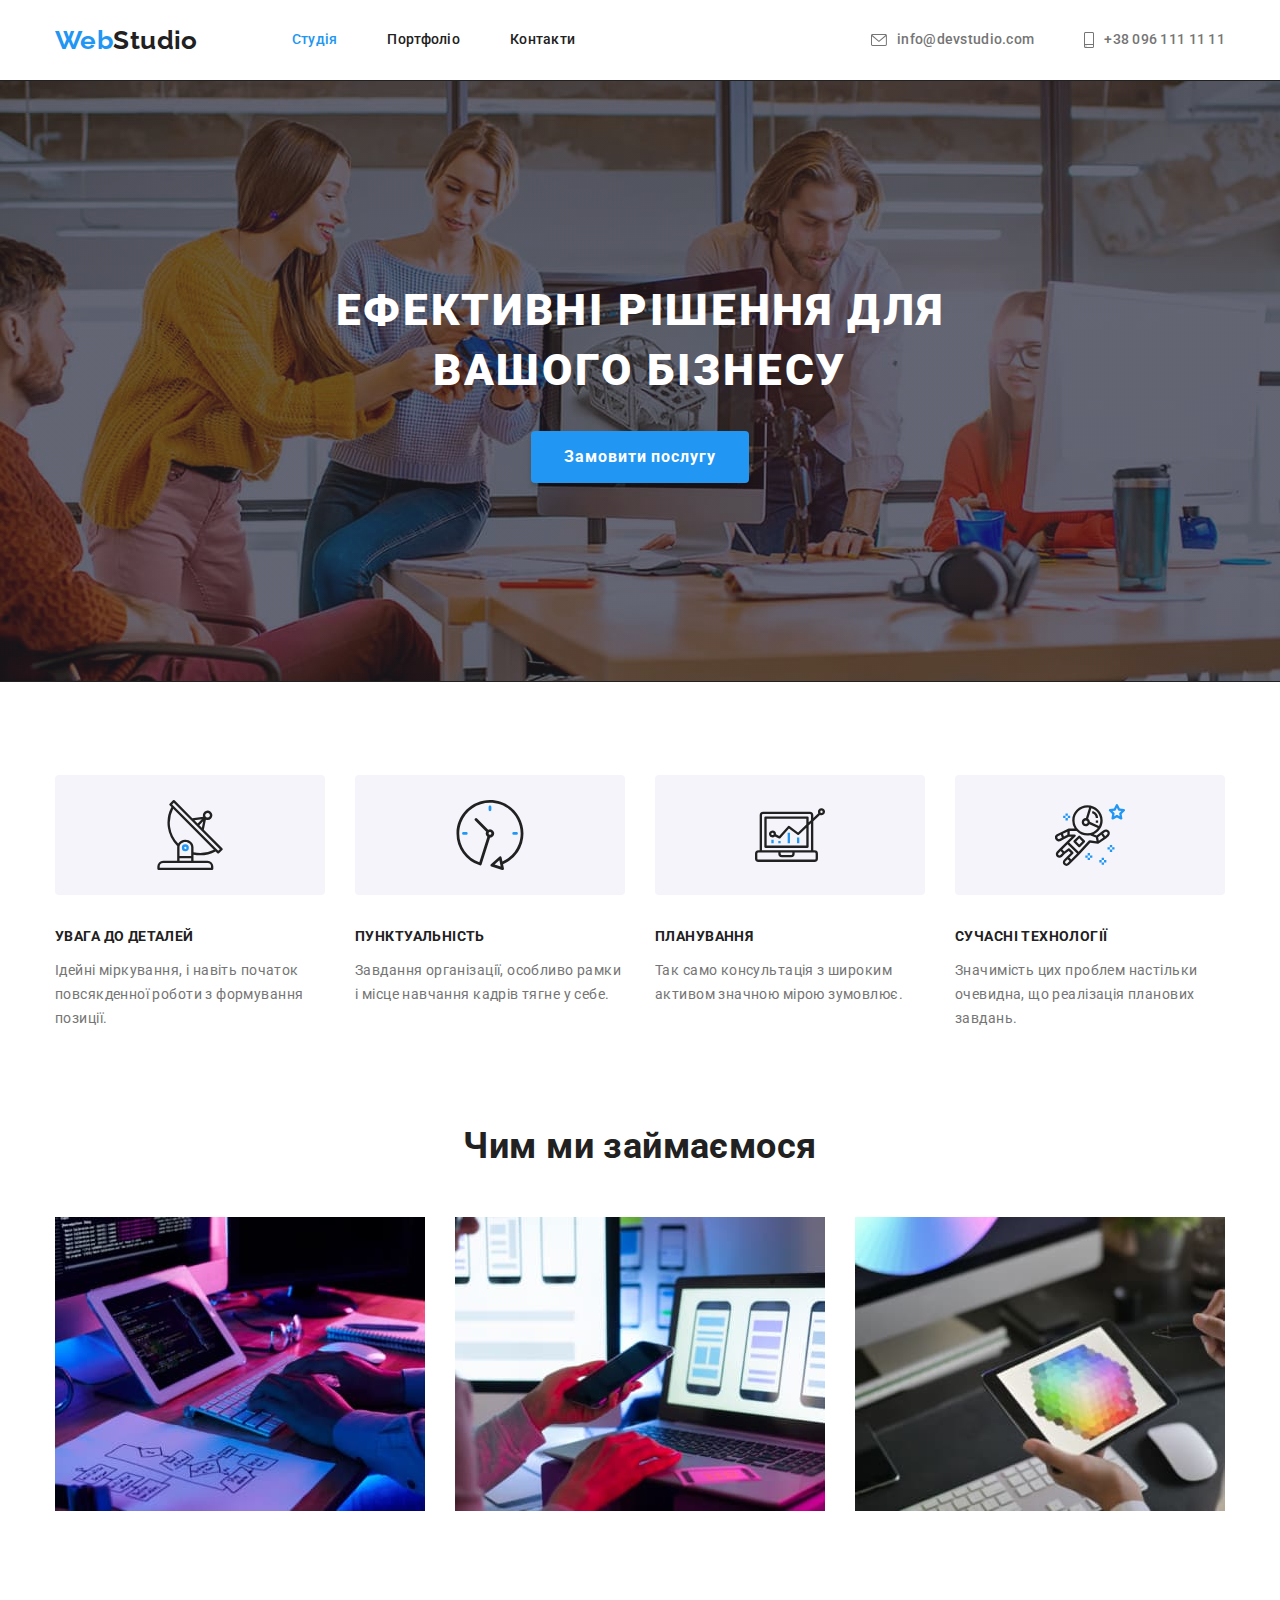
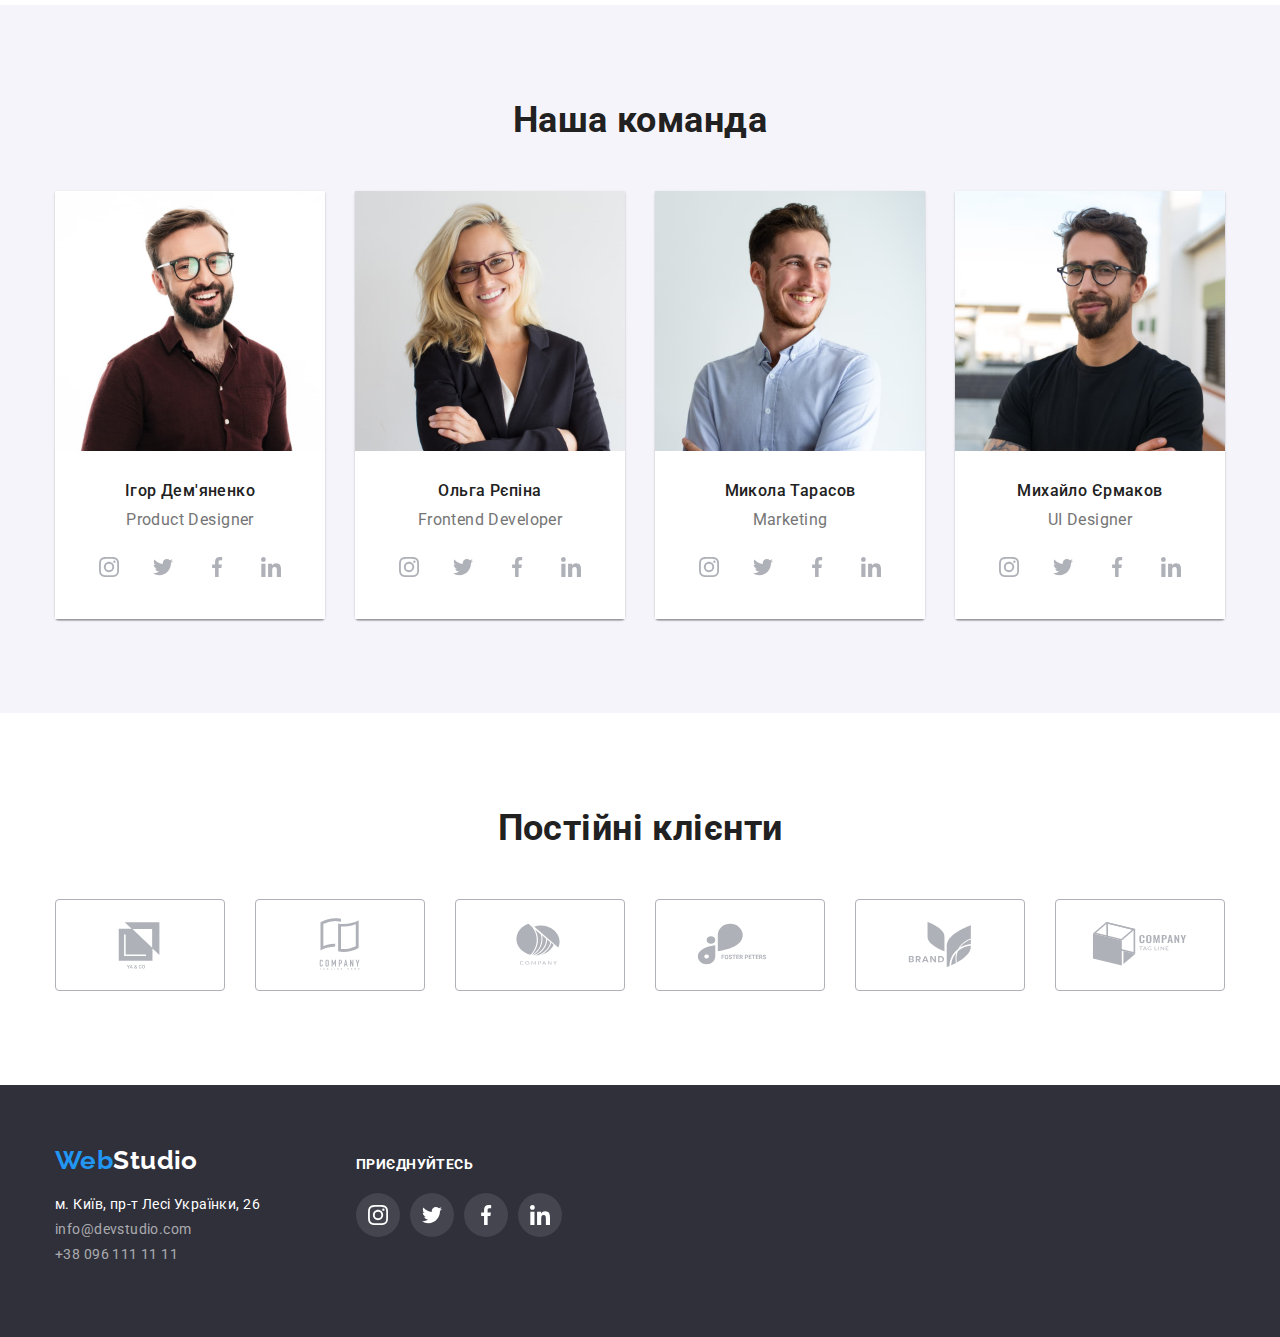
<file: index.html>
<!DOCTYPE html>
<html lang="uk">
  <head>
    <meta charset="UTF-8" />
    <meta http-equiv="X-UA-Compatible" content="IE=edge" />
    <meta name="viewport" content="width=device-width, initial-scale=1.0" />
    <title>Document</title>
    <link
      href="https://fonts.googleapis.com/css2?family=Raleway:wght@700&family=Roboto:wght@400;500;700;900&display=swap"
      rel="stylesheet"
    />
    <link
      rel="stylesheet"
      href="https://cdnjs.cloudflare.com/ajax/libs/modern-normalize/1.1.0/modern-normalize.min.css"
    />
    <link rel="stylesheet" href="./css/styles.css" />
  </head>

  <body>
    <!--Header-->

    <header class="page-header">
      <!-- LOGO -->
      <div class="container main-nav">
        <a href="./index.html" class="logo"
          ><span class="logo-part">Web</span>Studio</a
        >

        <!-- Site-nav -->

        <ul class="site-nav list">
          <li class="item">
            <a class="link current" href="./index.html">Студія</a>
          </li>
          <li class="item">
            <a class="link" href="./portfolio.html">Портфоліо</a>
          </li>
          <li class="item">
            <a href="" class="link">Контакти</a>
          </li>
        </ul>

        <!--Contacts-->

        <ul class="auth-nav">
          <li class="item">
            <a href="mailto:info@devstudio.com" class="link">
              <svg class="icon mail" width="16px" height="12px">
                <use href="./images/icons.svg#icon-envelope"></use>
              </svg>
              info@devstudio.com
            </a>
          </li>
          <li class="item">
            <a href="tel:+380961111111" class="link">
              <svg class="icon phone" width="10px" height="16px">
                <use href="./images/icons.svg#icon-smartphone"></use>
              </svg>
              +38 096 111 11 11
            </a>
          </li>
        </ul>
      </div>
    </header>

    <!--Main-->

    <main>
      <!--Hero-->

      <section class="hero overlay">
        <div class="container hero">
          <h1 class="hero-title">Ефективні рішення для вашого бізнесу</h1>
          <button type="button" class="button">Замовити послугу</button>
        </div>
      </section>

      <!--Features-->

      <section class="section">
        <div class="container">
          <h2 class="visually-hidden">Переваги</h2>

          <ul class="features">
            <li class="items">
              <div class="wrp-icon">
                <svg class="icon">
                  <use href="./images/icons.svg#icon-antenna"></use>
                </svg>
              </div>
              <h3 class="title">УВАГА ДО ДЕТАЛЕЙ</h3>
              <p class="text">
                Ідейні міркування, і навіть початок повсякденної роботи з
                формування позиції.
              </p>
            </li>
            <li class="items">
              <div class="wrp-icon">
                <svg class="icon">
                  <use href="./images/icons.svg#icon-clock"></use>
                </svg>
              </div>
              <h3 class="title">ПУНКТУАЛЬНІСТЬ</h3>
              <p class="text">
                Завдання організації, особливо рамки і місце навчання кадрів
                тягне у себе.
              </p>
            </li>
            <li class="items">
              <div class="wrp-icon">
                <svg class="icon">
                  <use href="./images/icons.svg#icon-diagram"></use>
                </svg>
              </div>
              <h3 class="title">ПЛАНУВАННЯ</h3>
              <p class="text">
                Так само консультація з широким активом значною мірою зумовлює.
              </p>
            </li>
            <li class="items">
              <div class="wrp-icon">
                <svg class="icon">
                  <use href="./images/icons.svg#icon-astronaut"></use>
                </svg>
              </div>
              <h3 class="title">СУЧАСНІ ТЕХНОЛОГІЇ</h3>
              <p class="text">
                Значимість цих проблем настільки очевидна, що реалізація
                планових завдань.
              </p>
            </li>
          </ul>
        </div>
      </section>

      <!--What we do-->

      <section class="section what-we-do">
        <div class="container">
          <h2 class="section-title">Чим ми займаємося</h2>

          <ul class="works">
            <li class="items">
              <img src="./images/box-1.jpg" alt="Розробка" width="370" />
            </li>
            <li class="items">
              <img src="./images/box-2.jpg" alt="Стилізація" width="370" />
            </li>
            <li class="items">
              <img src="./images/box-3.jpg" alt="Дизайн" width="370" />
            </li>
          </ul>
        </div>
      </section>

      <!--Our Team-->

      <section class="section team">
        <div class="container team">
          <h2 class="section-title">Наша команда</h2>
          <ul class="team-list">
            <li class="item">
              <img src="./images/team-1.jpg" alt="Photo1" width="270" />
              <div class="description">
                <h3 class="title">Ігор Дем'яненко</h3>
                <p class="position">Product Designer</p>

                <ul class="team-links">
                  <li class="links-item">
                    <a href="" class="link">
                      <svg class="icon">
                        <use
                          href="./images/icons.svg#icon-instagram"
                        ></use></svg
                    ></a>
                  </li>
                  <li class="links-item">
                    <a href="" class="link">
                      <svg class="icon">
                        <use href="./images/icons.svg#icon-twitter"></use></svg
                    ></a>
                  </li>
                  <li class="links-item">
                    <a href="" class="link">
                      <svg class="icon">
                        <use href="./images/icons.svg#icon-facebook"></use></svg
                    ></a>
                  </li>
                  <li class="links-item">
                    <a href="" class="link">
                      <svg class="icon">
                        <use href="./images/icons.svg#icon-linkedin"></use></svg
                    ></a>
                  </li>
                </ul>
              </div>
            </li>
            <li class="item">
              <img src="./images/team-2.jpg" alt="Photo2" width="270" />
              <div class="description">
                <h3 class="title">Ольга Рєпіна</h3>
                <p class="position">Frontend Developer</p>
                <ul class="team-links">
                  <li class="links-item">
                    <a href="" class="link">
                      <svg class="icon">
                        <use
                          href="./images/icons.svg#icon-instagram"
                        ></use></svg
                    ></a>
                  </li>
                  <li class="links-item">
                    <a href="" class="link">
                      <svg class="icon">
                        <use href="./images/icons.svg#icon-twitter"></use></svg
                    ></a>
                  </li>
                  <li class="links-item">
                    <a href="" class="link">
                      <svg class="icon">
                        <use href="./images/icons.svg#icon-facebook"></use></svg
                    ></a>
                  </li>
                  <li class="links-item">
                    <a href="" class="link">
                      <svg class="icon">
                        <use href="./images/icons.svg#icon-linkedin"></use></svg
                    ></a>
                  </li>
                </ul>
              </div>
            </li>
            <li class="item">
              <img src="./images/team-3.jpg" alt="Photo3" width="270" />
              <div class="description">
                <h3 class="title">Микола Тарасов</h3>
                <p class="position">Marketing</p>
                <ul class="team-links">
                  <li class="links-item">
                    <a href="" class="link">
                      <svg class="icon">
                        <use
                          href="./images/icons.svg#icon-instagram"
                        ></use></svg
                    ></a>
                  </li>
                  <li class="links-item">
                    <a href="" class="link">
                      <svg class="icon">
                        <use href="./images/icons.svg#icon-twitter"></use></svg
                    ></a>
                  </li>
                  <li class="links-item">
                    <a href="" class="link">
                      <svg class="icon">
                        <use href="./images/icons.svg#icon-facebook"></use></svg
                    ></a>
                  </li>
                  <li class="links-item">
                    <a href="" class="link">
                      <svg class="icon">
                        <use href="./images/icons.svg#icon-linkedin"></use></svg
                    ></a>
                  </li>
                </ul>
              </div>
            </li>
            <li class="item">
              <img src="./images/team-4.jpg" alt="Photo4" width="270" />
              <div class="description">
                <h3 class="title">Михайло Єрмаков</h3>
                <p class="position">UI Designer</p>
                <ul class="team-links">
                  <li class="links-item">
                    <a href="" class="link">
                      <svg class="icon">
                        <use
                          href="./images/icons.svg#icon-instagram"
                        ></use></svg
                    ></a>
                  </li>
                  <li class="links-item">
                    <a href="" class="link">
                      <svg class="icon">
                        <use href="./images/icons.svg#icon-twitter"></use></svg
                    ></a>
                  </li>
                  <li class="links-item">
                    <a href="" class="link">
                      <svg class="icon">
                        <use href="./images/icons.svg#icon-facebook"></use></svg
                    ></a>
                  </li>
                  <li class="links-item">
                    <a href="" class="link">
                      <svg class="icon">
                        <use href="./images/icons.svg#icon-linkedin"></use></svg
                    ></a>
                  </li>
                </ul>
              </div>
            </li>
          </ul>
        </div>
      </section>

      <!-- Clients -->

      <section class="section">
        <div class="container">
          <h2 class="section-title">Постійні клієнти</h2>
          <ul class="clients">
            <li class="item">
              <a href="" class="link">
                <svg class="icon-client">
                  <use href="./images/icons.svg#icon-Logo1"></use>
                </svg>
              </a>
            </li>
            <li class="item">
              <a href="" class="link">
                <svg class="icon-client">
                  <use href="./images/icons.svg#icon-Logo2"></use>
                </svg>
              </a>
            </li>
            <li class="item">
              <a href="" class="link"
                ><svg class="icon-client">
                  <use href="./images/icons.svg#icon-Logo3"></use></svg
              ></a>
            </li>
            <li class="item">
              <a href="" class="link"
                ><svg class="icon-client">
                  <use href="./images/icons.svg#icon-Logo4"></use></svg
              ></a>
            </li>
            <li class="item">
              <a href="" class="link"
                ><svg class="icon-client">
                  <use href="./images/icons.svg#icon-Logo5"></use></svg
              ></a>
            </li>
            <li class="item">
              <a href="" class="link"
                ><svg class="icon-client">
                  <use href="./images/icons.svg#icon-Logo6"></use></svg
              ></a>
            </li>
          </ul>
        </div
      </section>
    </main>

    <!--Footer-->

    <footer class="footer">
      <div class="footer-content container">
        
          <!-- Adress -->

          <div class="item address">
            <a href="./index.html" class="logo"
              ><span class="logo-part">Web</span>Studio</a
            >

            <ul class="address-list">
              <li>
                <a href="" class="link map">м. Київ, пр-т Лесі Українки, 26</a>
              </li>
              <li>
                <a href="mailto:info@devstudio.com" class="link"
                  >info@devstudio.com
                </a>
              </li>
              <li>
                <a href="tel:+380961111111" class="link tel"
                  >+38 096 111 11 11
                </a>
              </li>
            </ul>
          </div>

          <!-- Social -->
          <div class="item socials">
            <h3 class="title">Приєднуйтесь</h3>
            <ul class="socials-links">
              <li class="links-item">
                <a href="" class="link">
                  <svg class="icon">
                    <use href="./images/icons.svg#icon-instagram"></use></svg
                ></a>
              </li>
              <li class="links-item">
                <a href="" class="link">
                  <svg class="icon">
                    <use href="./images/icons.svg#icon-twitter"></use></svg
                ></a>
              </li>
              <li class="links-item">
                <a href="" class="link">
                  <svg class="icon">
                    <use href="./images/icons.svg#icon-facebook"></use></svg
                ></a>
              </li>
              <li class="links-item">
                <a href="" class="link">
                  <svg class="icon">
                    <use href="./images/icons.svg#icon-linkedin"></use></svg
                ></a>
              </li>
            </ul>
          </div>
       
      </div>
    </footer>
  </body>
</html>
</file>
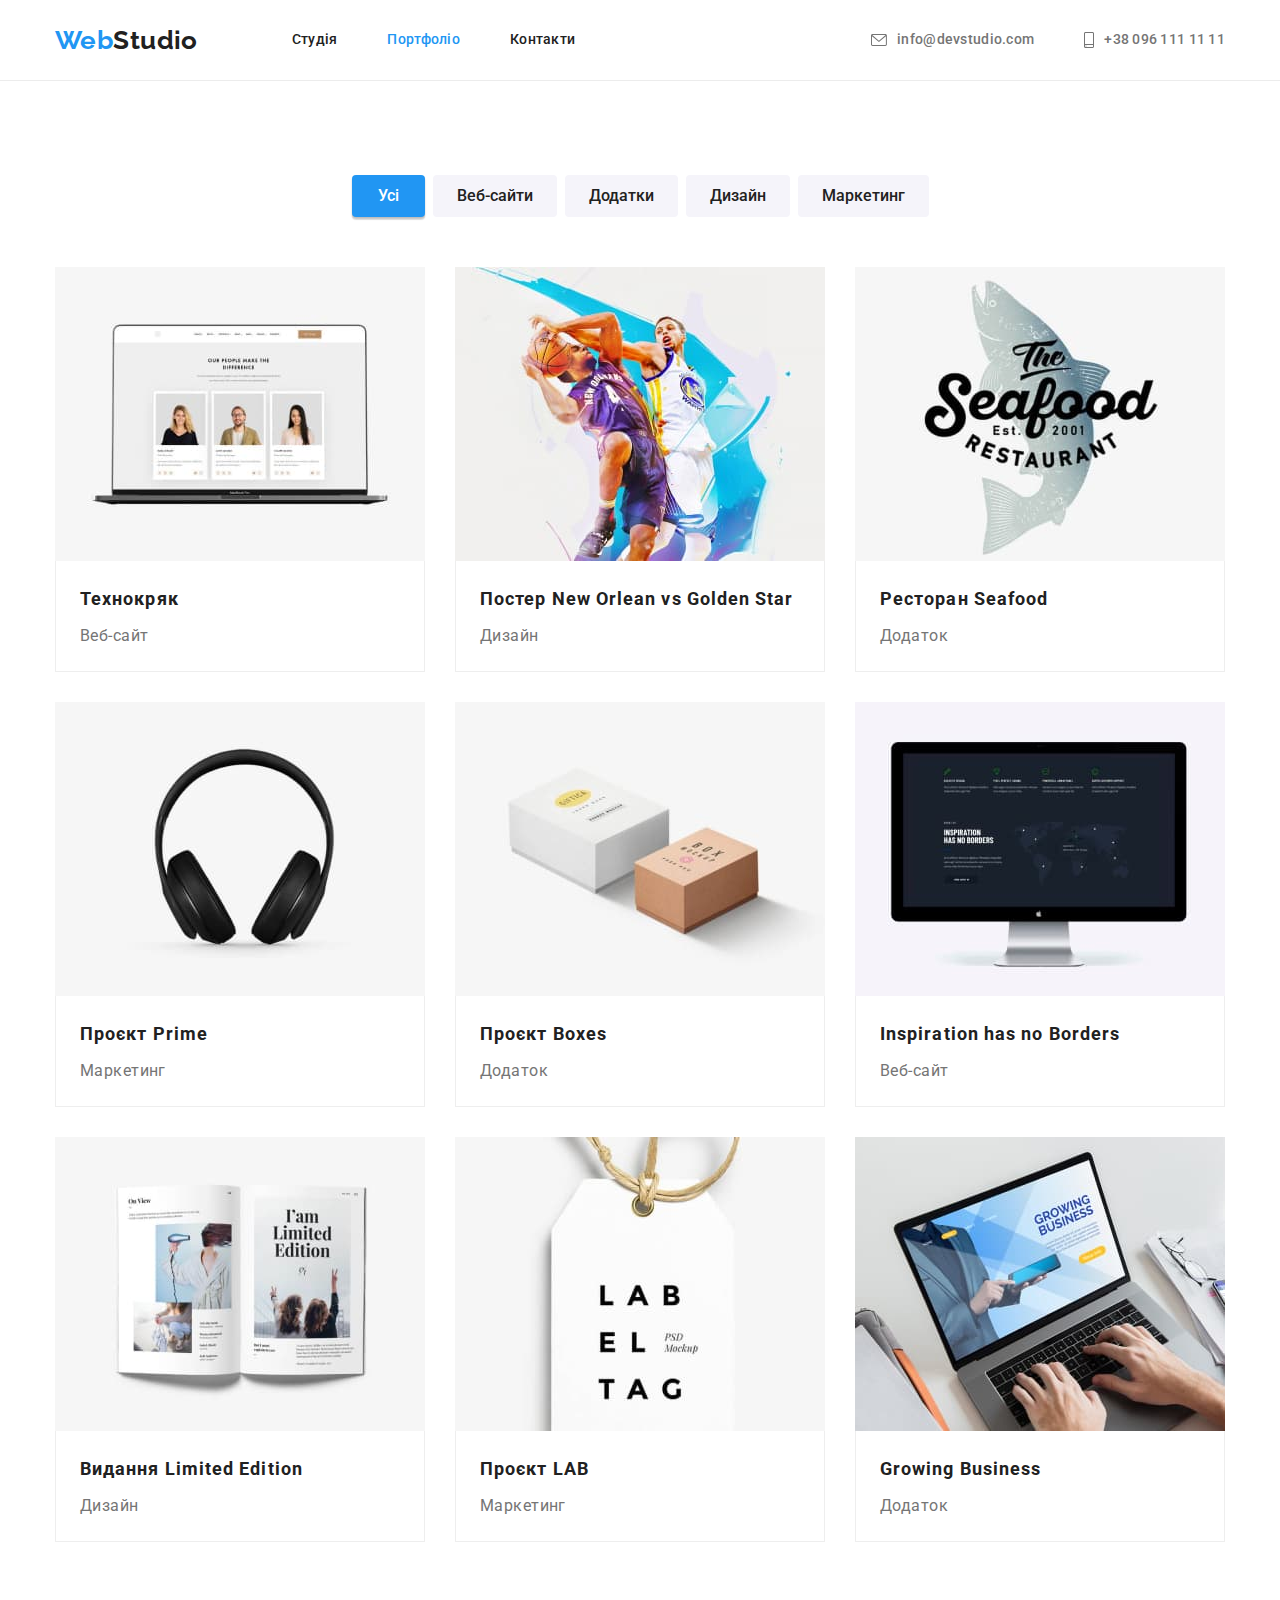
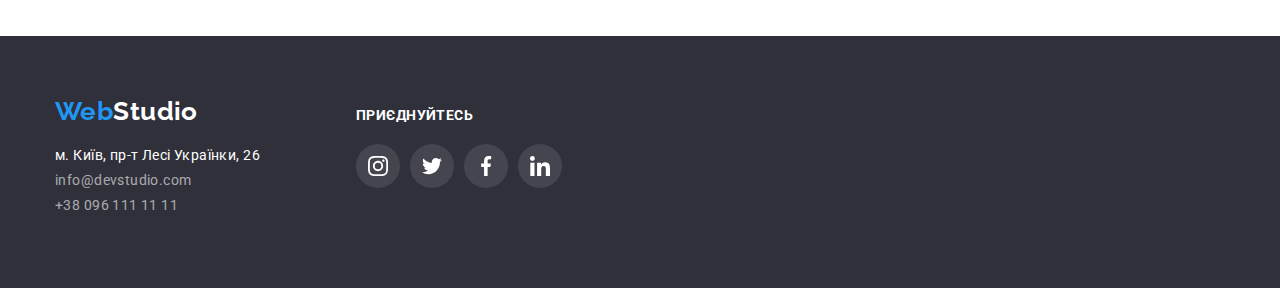
<file: portfolio.html>
<!DOCTYPE html>
<html lang="uk">
  <head>
    <meta charset="UTF-8" />
    <meta http-equiv="X-UA-Compatible" content="IE=edge" />
    <meta name="viewport" content="width=device-width, initial-scale=1.0" />
    <title>Document</title>
    <link
      href="https://fonts.googleapis.com/css2?family=Raleway:wght@700&family=Roboto:wght@400;500;700;900&display=swap"
      rel="stylesheet"
    />
    <link
      rel="stylesheet"
      href="https://cdnjs.cloudflare.com/ajax/libs/modern-normalize/1.1.0/modern-normalize.min.css"
    />
    <link rel="stylesheet" href="./css/styles.css" />
  </head>

  <body>
    <!--Header-->

    <header class="page-header">
      <!-- LOGO -->
      <div class="container main-nav">
        <a href="./index.html" class="logo"
          ><span class="logo-part">Web</span>Studio</a
        >

        <!-- Site-nav -->

        <ul class="site-nav list">
          <li class="item">
            <a class="link" href="./index.html">Студія</a>
          </li>
          <li class="item">
            <a class="link current" href="./portfolio.html">Портфоліо</a>
          </li>
          <li class="item">
            <a href="" class="link">Контакти</a>
          </li>
        </ul>

        <!--Contacts-->

        <ul class="auth-nav">
          <li class="item">
            <a href="mailto:info@devstudio.com" class="link">
              <svg class="icon mail" width="16px" height="12px">
                <use href="images/icons.svg#icon-envelope"></use>
              </svg>
              info@devstudio.com
            </a>
          </li>
          <li class="item">
            <a href="tel:+380961111111" class="link">
              <svg class="icon phone" width="10px" height="16px">
                <use href="images/icons.svg#icon-smartphone"></use>
              </svg>
              +38 096 111 11 11
            </a>
          </li>
        </ul>
      </div>
    </header>

    <!--Main-->

    <main>
      <section class="section">
        <div class="container">
          <h1 class="visually-hidden">Our works</h1>
          <!-- Filters -->

          <ul class="filters">
            <li class="item">
              <button type="button" class="button primary">Усі</button>
            </li>
            <li class="item">
              <button type="button" class="button secondary">Веб-сайти</button>
            </li>
            <li class="item">
              <button type="button" class="button secondary">Додатки</button>
            </li>
            <li class="item">
              <button type="button" class="button secondary">Дизайн</button>
            </li>
            <li class="item">
              <button type="button" class="button secondary">Маркетинг</button>
            </li>
          </ul>

          <!-- Projects Cards -->

          <ul class="projects">
            <li class="project">
              <a class="project-link" href="">
                <img
                  class="img"
                  src="./images/project-1.jpg"
                  alt="Вебсайт Технокряк"
                />
                <div class="wrp-img">
                  <h2 class="img-title">Технокряк</h2>
                  <p class="img-description">Веб-сайт</p>
                </div>
              </a>
            </li>
            <li class="project">
              <a class="project-link" href="">
                <img
                  class="img"
                  src="./images/project-2.jpg"
                  alt="Постер New Orlean vs Golden Star"
                />
                <div class="wrp-img">
                  <h2 class="img-title">Постер New Orlean vs Golden Star</h2>
                  <p class="img-description">Дизайн</p>
                </div>
              </a>
            </li>
            <li class="project">
              <a class="project-link" href="">
                <img
                  class="img"
                  src="./images/project-3.jpg"
                  alt="Ресторан Seafood"
                />
                <div class="wrp-img">
                  <h2 class="img-title">Ресторан Seafood</h2>
                  <p class="img-description">Додаток</p>
                </div>
              </a>
            </li>
            <li class="project">
              <a class="project-link" href="">
                <img
                  class="img"
                  src="./images/project-4.jpg"
                  alt="Проєкт Prime"
                />
                <div class="wrp-img">
                  <h2 class="img-title">Проєкт Prime</h2>
                  <p class="img-description">Маркетинг</p>
                </div>
              </a>
            </li>
            <li class="project">
              <a class="project-link" href="">
                <img
                  class="img"
                  src="./images/project-5.jpg"
                  alt="Проєкт Boxes"
                />
                <div class="wrp-img">
                  <h2 class="img-title">Проєкт Boxes</h2>
                  <p class="img-description">Додаток</p>
                </div>
              </a>
            </li>
            <li class="project">
              <a class="project-link" href="">
                <img
                  class="img"
                  src="./images/project-6.jpg"
                  alt="Веб-сайт Inspiration has no Borders"
                />
                <div class="wrp-img">
                  <h2 class="img-title">Inspiration has no Borders</h2>
                  <p class="img-description">Веб-сайт</p>
                </div>
              </a>
            </li>
            <li class="project">
              <a class="project-link" href="">
                <img
                  class="img"
                  src="./images/project-7.jpg"
                  alt="Видання Limited Edition"
                />
                <div class="wrp-img">
                  <h2 class="img-title">Видання Limited Edition</h2>
                  <p class="img-description">Дизайн</p>
                </div>
              </a>
            </li>
            <li class="project">
              <a class="project-link" href="">
                <img
                  class="img"
                  src="./images/project-8.jpg"
                  alt="Проєкт LAB"
                />
                <div class="wrp-img">
                  <h2 class="img-title">Проєкт LAB</h2>
                  <p class="img-description">Маркетинг</p>
                </div>
              </a>
            </li>
            <li class="project">
              <a class="project-link" href="">
                <img
                  class="img"
                  src="./images/project-9.jpg"
                  alt="Додаток Growing Business"
                />
                <div class="wrp-img">
                  <h2 class="img-title">Growing Business</h2>
                  <p class="img-description">Додаток</p>
                </div>
              </a>
            </li>
          </ul>
        </div>
      </section>
    </main>

    <!--Footer-->

    <footer class="footer">
      <div class="footer-content container">
        <!-- Adress -->

        <div class="item address">
          <a href="./index.html" class="logo"
            ><span class="logo-part">Web</span>Studio</a
          >

          <ul class="address-list">
            <li>
              <a href="" class="link map">м. Київ, пр-т Лесі Українки, 26</a>
            </li>
            <li>
              <a href="mailto:info@devstudio.com" class="link"
                >info@devstudio.com
              </a>
            </li>
            <li>
              <a href="tel:+380961111111" class="link tel"
                >+38 096 111 11 11
              </a>
            </li>
          </ul>
        </div>

        <!-- Social -->
        <div class="item socials">
          <h3 class="title">Приєднуйтесь</h3>
          <ul class="socials-links">
            <li class="links-item">
              <a href="" class="link">
                <svg class="icon">
                  <use href="./images/icons.svg#icon-instagram"></use></svg
              ></a>
            </li>
            <li class="links-item">
              <a href="" class="link">
                <svg class="icon">
                  <use href="./images/icons.svg#icon-twitter"></use></svg
              ></a>
            </li>
            <li class="links-item">
              <a href="" class="link">
                <svg class="icon">
                  <use href="./images/icons.svg#icon-facebook"></use></svg
              ></a>
            </li>
            <li class="links-item">
              <a href="" class="link">
                <svg class="icon">
                  <use href="./images/icons.svg#icon-linkedin"></use></svg
              ></a>
            </li>
          </ul>
        </div>
      </div>
    </footer>
  </body>
</html>
</file>
<file: css/styles.css>
:root {
  --primary-text-color: #757575;
  --title-color: #212121;
  --accent-color: #2196f3;
  --button-text-color: #ffffff;
  --primary-background-color: #fff;
  --secondary-background-color: #f5f4fa;
}

body {
  margin: 0;
  background-color: var(--primary-background-color);
  color: var(--primary-text-color);
  font-family: 'Roboto', sans-serif;
  font-size: 14px;
  letter-spacing: 0.03em;
}

/* Utilites */

ul {
  list-style: none;
  padding: 0;
  margin: 0;
}

h1,
h2,
h3,
h4,
h5,
h6,
p {
  margin: 0;
}

img {
  display: block;
  width: 100%;
  height: auto;
}

a {
  text-decoration: none;
  color: inherit;
}

/* Page-header */

.page-header {
  border-bottom: 1px solid #ececec;
}

.container {
  width: 1200px;
  padding-left: 15px;
  padding-right: 15px;
  margin-left: auto;
  margin-right: auto;
}

.main-nav {
  display: flex;
  align-items: center;
  justify-content: space-between;
  margin-bottom: 0;
}

/* LOGO */

.logo {
  color: var(--title-color);
  font-family: Raleway, sans-serif;
  font-weight: 700;
  font-size: 26px;
  line-height: 1.19;
  text-decoration: none;
}

.logo-part {
  color: var(--accent-color);
}

.logo:hover,
.logo:focus {
  color: var(--accent-color);
}

/* site-nav */

.site-nav {
  margin-left: 94px;
}

.site-nav.list {
  display: flex;
}

.site-nav .item + .item {
  margin-left: 50px;
}

.site-nav .link {
  display: block;
  color: var(--title-color);
  font-weight: 500;
  font-size: 14px;
  line-height: 1.14;
  letter-spacing: 0.02em;
  text-decoration: none;
  padding-top: 32px;
  padding-bottom: 32px;
}

.site-nav .link:hover,
.site-nav .link:focus {
  color: var(--accent-color);
}

.site-nav .link.current {
  color: var(--accent-color);
}

.auth-nav {
  display: flex;
  margin-left: auto;
  justify-content: center;
  align-content: center;
}

.auth-nav .item + .item {
  margin-left: 50px;
}

.auth-nav .link {
  display: flex;
  gap: 10px;
  padding-top: 32px;
  padding-bottom: 32px;
  color: var(--primary-text-color);
  font-weight: 500;
  font-size: 14px;
  line-height: 1.14;
  letter-spacing: 0.02em;
  text-decoration: none;
  align-items: center;
}

.auth-nav .link:hover,
.auth-nav .link:focus {
  color: var(--accent-color);
  fill: var(--accent-color);
}

.icon.mail,
.icon.phone {
  fill: var(--primary-text-color);
}

.auth-nav .link:hover .icon.mail,
.auth-nav .link:focus .icon.mail,
.auth-nav .link:hover .icon.phone,
.auth-nav .link:focus .icon.phone {
  fill: var(--accent-color);
}

/* Hero */

.overlay {
  max-width: 1600px;
  height: 600px;
  margin-left: auto;
  margin-right: auto;
  outline: 1px solid var(--title-color);
  background-color: #2f303a;
  background-image: linear-gradient(
      to right,
      rgba(47, 48, 58, 0.4),
      rgba(47, 48, 58, 0.4)
    ),
    url(../images/BGI-hero.jpg);
  background-size: cover;
  background-position: center;
}

.container.hero {
  padding-top: 200px;
  padding-bottom: 200px;
  text-align: center;
}

.overlay.hero {
}

.hero-title {
  width: 696px;
  margin-top: 0;
  margin-bottom: 30px;
  margin-left: auto;
  margin-right: auto;
  color: var(--button-text-color);
  font-weight: 900;
  font-size: 44px;
  line-height: 1.36;
  letter-spacing: 0.06em;
  text-transform: uppercase;
}

.hero .button {
  display: inline-block;
  background-color: var(--accent-color);
  color: var(--button-text-color);
  font-family: inherit;
  font-weight: 700;
  font-size: 16px;
  line-height: 1.87;
  letter-spacing: 0.06em;
  cursor: pointer;
  box-shadow: 0px 4px 4px rgba(0, 0, 0, 0.15);
  border-radius: 4px;
  padding: 10px 32px;
  text-align: center;
  border: 1px solid transparent;
}

.hero .button:hover,
.hero .button:focus {
  background-color: #188ce8;
}

/* Section */

.section {
  padding-top: 94px;
  padding-bottom: 94px;
}

.visually-hidden {
  position: absolute;
  white-space: nowrap;
  width: 1px;
  height: 1px;
  overflow: hidden;
  border: 0;
  padding: 0;
  clip: rect(0 0 0 0);
  clip-path: inset(50%);
  margin: -1px;
}

.features {
  display: flex;
  gap: 30px;
}

.features .item {
  width: 270px;
}

.features .wrp-icon {
  display: flex;
  width: 270px;
  height: 120px;
  padding: 0;
  margin-bottom: 30px;
  border: none;
  background-color: var(--secondary-background-color);
  border-radius: 4px;
  align-items: center;
  justify-content: center;
}

.wrp-icon .icon {
  width: 70px;
  height: 70px;
}

.section-title {
  margin-bottom: 50px;
  color: var(--title-color);
  font-weight: 700;
  font-size: 36px;
  line-height: 1.17;
  text-align: center;
}

.features .title {
  margin-bottom: 10px;
  color: var(--title-color);
  font-weight: 700;
  font-size: 14px;
  line-height: 1.71;
}

.features .text {
  color: var(--primary-text-color);
  font-size: 14px;
  line-height: 1.71;
}

/* what do we do */

.section.what-we-do {
  padding-top: 0;
}

.works {
  display: flex;
  gap: 30px;
}

/* TEAM */

.section.team {
  background-color: var(--secondary-background-color);
}

.team-list {
  display: flex;
  gap: 30px;
}

.team-list .item {
  width: 270px;
  height: 428px;
  box-shadow: 0px 1px 3px rgba(0, 0, 0, 0.12), 0px 1px 1px rgba(0, 0, 0, 0.14),
    0px 2px 1px rgba(0, 0, 0, 0.2);
  border-radius: 0px 0px 4px 4px;
}

.team-list .description {
  padding-top: 30px;
  padding-bottom: 30px;
  text-align: center;
  background-color: var(--primary-background-color);
}
.team-list .title {
  margin-bottom: 10px;
  color: var(--title-color);
  font-weight: 500;
  font-size: 16px;
  line-height: 1.19;
}

.team-list .position {
  font-size: 16px;
  line-height: 1.19;
  margin-bottom: 16px;
}

.team-links {
  display: flex;
  margin-right: auto;
  margin-left: auto;
  gap: 10px;
  width: 206px;
  height: 44px;
}

.team-links .link {
  display: flex;
  width: 44px;
  height: 44px;
  justify-content: center;
  align-items: center;
  border-radius: 50%;
}

.team-list .link:hover,
.team-list .link:focus {
  background-color: var(--accent-color);
}

.team-list .icon {
  width: 20px;
  height: 20px;
  fill: #afb1b8;
}

.team-list .link:hover .icon,
.team-list .link:focus .icon {
  fill: var(--button-text-color);
}

/* Clients */

.clients {
  display: flex;
  gap: 30px;
}

.clients .item {
  width: 170px;
  height: 92px;
}

.clients .link {
  display: flex;
  align-items: center;
  justify-content: center;
  width: 100%;
  height: 100%;
  border: 1px solid #afb1b8;
  border-radius: 4px;
  outline: transparent;
}

.clients .link:hover,
.clients .link:focus {
  border: 1px solid var(--accent-color);
}

.icon-client {
  fill: #afb1b8;
  width: 106px;
  height: 60px;
}

.clients .link:hover .icon-client,
.clients .link:focus .icon-client {
  fill: var(--accent-color);
}

/* Footer */

.footer {
  background-color: #2f303a;
}

.footer-content {
  display: flex;
  gap: 70px;
}

.item.address {
  width: 231px;
  padding-top: 60px;
  padding-bottom: 60px;
}

.footer .logo {
  color: var(--button-text-color);
  display: block;
  margin-bottom: 20px;
}

.address-list .link.map {
  color: var(--button-text-color);
}

.address-list .link {
  display: block;
  margin-bottom: 9px;
  color: rgba(255, 255, 255, 0.6);
  text-decoration: none;
}

.address-list .link.tel {
  margin-bottom: 0;
}

.address-list .link:focus,
.address-list .link:hover {
  color: var(--accent-color);
}

/* Socials */

.socials-links {
  display: flex;
  gap: 10px;
}

.item.socials {
  padding-top: 72px;
  padding-bottom: 100px;
  /* /* margin-left: 516px;
  margin-right: 878px; */
  /* } */
}

.socials .title {
  margin-bottom: 20px;
  font-weight: 700;
  font-size: 14px;
  line-height: 1.14;
  letter-spacing: 0.03em;
  text-transform: uppercase;
  color: var(--button-text-color);
}

.socials-links .link {
  display: flex;
  width: 44px;
  height: 44px;
  align-items: center;
  justify-content: center;
  border-radius: 50%;
  background-color: rgba(255, 255, 255, 0.1);
}

.socials-links .icon {
  width: 20px;
  height: 20px;
  fill: var(--button-text-color);
}

.socials-links .link:hover,
.socials-links .link:focus {
  background-color: var(--accent-color);
}

/* PORTFOLIO */

.filters {
  display: flex;
  margin-bottom: 50px;
  justify-content: center;
}

.filters .item + .item {
  margin-left: 8px;
}

.button {
  display: block;
  padding: 6px 22px;
  min-width: 73px;
  text-align: center;
  font-family: inherit;
  font-weight: 500;
  font-size: 16px;
  line-height: 1.62;
  cursor: pointer;
  border-radius: 4px;
}

.filters .button:hover,
.filters .button:focus {
  color: var(--button-text-color);
  background-color: var(--accent-color);
  box-shadow: 0px 3px 1px rgba(0, 0, 0, 0.1), 0px 1px 2px rgba(0, 0, 0, 0.08),
    0px 2px 2px rgba(0, 0, 0, 0.12);
}

.button.primary {
  color: var(--button-text-color);
  background-color: var(--accent-color);
  border-color: transparent;
  box-shadow: 0px 3px 1px rgba(0, 0, 0, 0.1), 0px 1px 2px rgba(0, 0, 0, 0.08),
    0px 2px 2px rgba(0, 0, 0, 0.12);
}

.button.secondary {
  color: var(--title-color);
  background-color: #f5f4fa;
  border-color: transparent;
}

/* Projects */

.projects {
  display: flex;
  flex-wrap: wrap;
  gap: 30px;
  flex-basis: 370px;
}

.projects .poject {
  width: 370px;
  height: 404px;
}

.project-link {
  display: block;
  outline: transparent;
}

.project-link:hover,
.project-link:focus {
  box-shadow: 0px 1px 1px rgba(0, 0, 0, 0.12), 0px 4px 4px rgba(0, 0, 0, 0.06),
    1px 4px 6px rgba(0, 0, 0, 0.16);
}

.wrp-img {
  padding-top: 20px;
  padding-bottom: 20px;
  padding-left: 24px;
  padding-right: 24px;
  border-left: 1px solid #eeeeee;
  border-right: 1px solid #eeeeee;
  border-bottom: 1px solid #eeeeee;
}

.projects .img-title {
  color: var(--title-color);
  font-weight: 700;
  font-size: 18px;
  line-height: 2;
  letter-spacing: 0.06em;
  margin-bottom: 4px;
}

.projects .img-description {
  font-size: 16px;
  line-height: 1.87;
}
</file>
